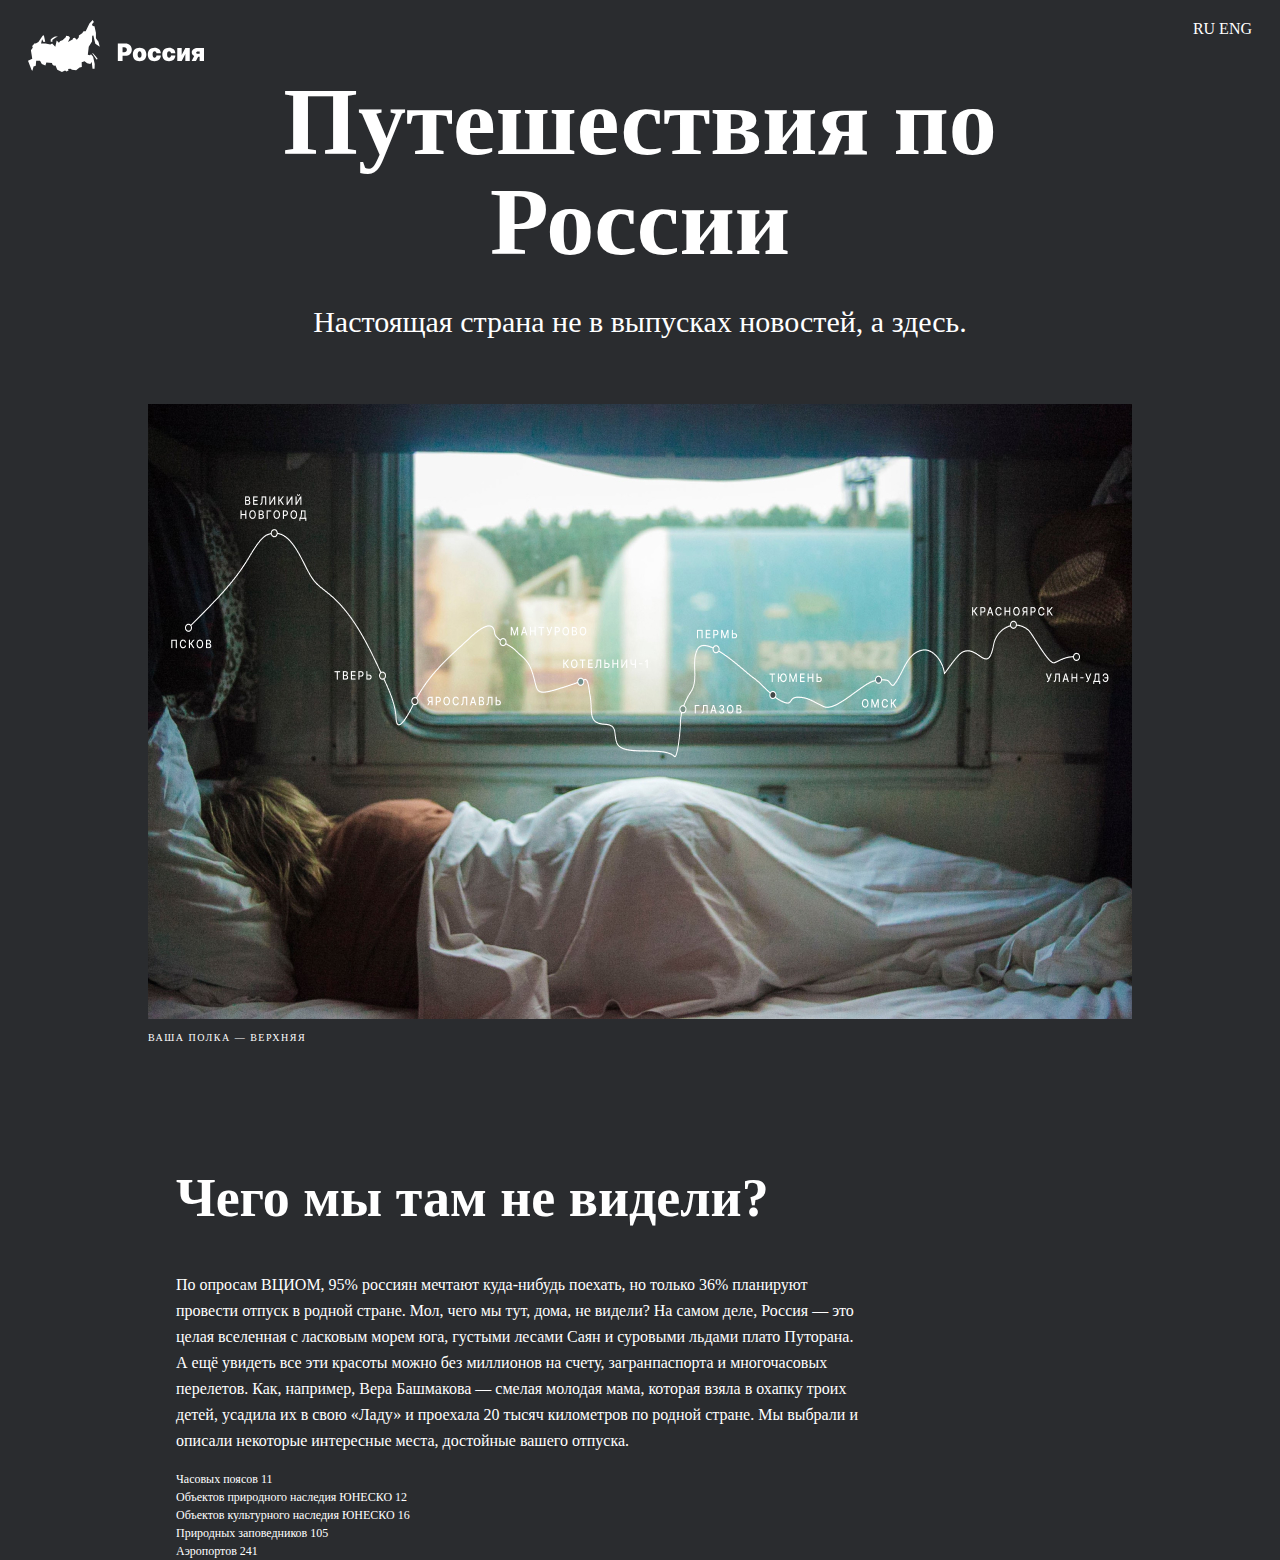
<file: project/index.html>
<!DOCTYPE html>
<html lang="ru">

<head>
    <meta charset="UTF-8">
    <meta name="viewport" content="width=device-width, initial-scale=1.0">
    <link rel="stylesheet" href="./style.css">
</head>

<body class="body_content">
    <div class="page">
        <header class="header">
            <div class="header_logo"></div>
            <span class="header_lang"> RU ENG </span>
        </header>

        <main>
            <section class="lead">
                <h1 class="lead-title"> Путешествия по России </h1>
                <p class="lead-subtitle"> Настоящая страна не в выпусках новостей, а здесь. </p>
                <img src="./img/travel-img.jpg" class="lead-image" alt="Девушка в поезде">
                <p class="lead-capction"> ваша полка — верхняя </p>

            </section>
            <section class="intro">
                <h2 class="intro-title"> Чего мы там не видели? </h2>
                <p class="intro-text"> По опросам ВЦИОМ, 95% россиян мечтают куда-нибудь поехать, но только 36%
                    планируют провести отпуск в родной стране. Мол, чего мы тут, дома, не видели? На самом деле, Россия
                    — это целая вселенная с ласковым морем юга, густыми лесами Саян и суровыми льдами плато Путорана. А
                    ещё увидеть все эти красоты можно без миллионов на счету, загранпаспорта и многочасовых перелетов.
                    Как, например, Вера Башмакова — смелая молодая мама, которая взяла в охапку троих детей, усадила их
                    в свою «Ладу» и проехала 20 тысяч километров по родной стране. Мы выбрали и описали некоторые
                    интересные места, достойные вашего отпуска. </p>
                <ul class="intro-list">
                    <li class="intro-list-item">Часовых поясов 11</li>
                    <li class="intro-list-item">Объектов природного наследия ЮНЕСКО 12</li>
                    <li class="intro-list-item">Объектов культурного наследия ЮНЕСКО 16</li>
                    <li class="intro-list-item">Природных заповедников 105</li>
                    <li class="intro-list-item">Аэропортов 241</li>

                </ul>

            </section>

        </main>

        <footer>

        </footer>
    </div>





</body>

</html>
</file>
<file: project/style.css>
ul {

    margin-block-start: 0;
    margin-block-end: 0;
    margin-inline-start: 0;
    margin-inline-end: 0;
    padding-inline-start: 0;
}

.body_content {
    background-color: #2A2C2F;
    /* width: 100px; */
    height: 100px;
}

.page {
    max-width: 1280px;
    min-width: 320px;
    margin: 20px;
}

.header {
    display: flex;
    justify-content: space-between;
}

.header_logo {
    background-image: url(./img/logo.svg);
    width: 176px;
    Height: 52px;
    background-size: 176px 52px;
}

.header_lang {
    color: white;
}

.lead {
    width: 984px;
    height: 1005px;
    margin: 0 auto;

}

.lead-title,
.lead-subtitle,
.lead-capction {
    margin-block-start: 0;
    margin-block-end: 0;
    color: white;
}


.lead-title {
    left: 280px;

    /*font-family: Inter;*/
    font-size: 96px;
    font-weight: 900;
    line-height: 100px;
    letter-spacing: 0em;
    text-align: center;


}

.lead-subtitle {
    /* font-family: Inter; */
    font-size: 30px;
    font-weight: 400;
    line-height: 36px;
    letter-spacing: 0em;
    text-align: center;
    padding-top: 32px;
    padding-bottom: 64px;
}

.lead-image {
    width: 984px height: 615px top: 504px left: 148px
}

.lead-capction {
    /* font-family: Inter;*/
    font-size: 10px;
    font-weight: 400;
    line-height: 14px;
    letter-spacing: 1.5px;
    text-align: left;
    text-transform: uppercase;
    padding-top: 8px;

}

.intro {
    width: 690px;
    margin: 92px auto 0px 148px;
}

.intro-title {
    font-family: Inter;
    font-size: 54px;
    font-weight: 900;
    line-height: 58px;
    letter-spacing: 0em;
    text-align: left;
    color: white;



}

.intro-text {
    ffont-family: Inter;
    font-size: 16px;
    font-weight: 400;
    line-height: 26px;
    letter-spacing: 0em;
    text-align: left;

    color: white;


}
.intro-list {
    list-style-type: none;
}

.intro-list-item {
    font-family: Inter;
    font-size: 12px;
    font-weight: 400;
    line-height: 18px;
    letter-spacing: 0em;
    text-align: left;
    color: white;
}
</file>
